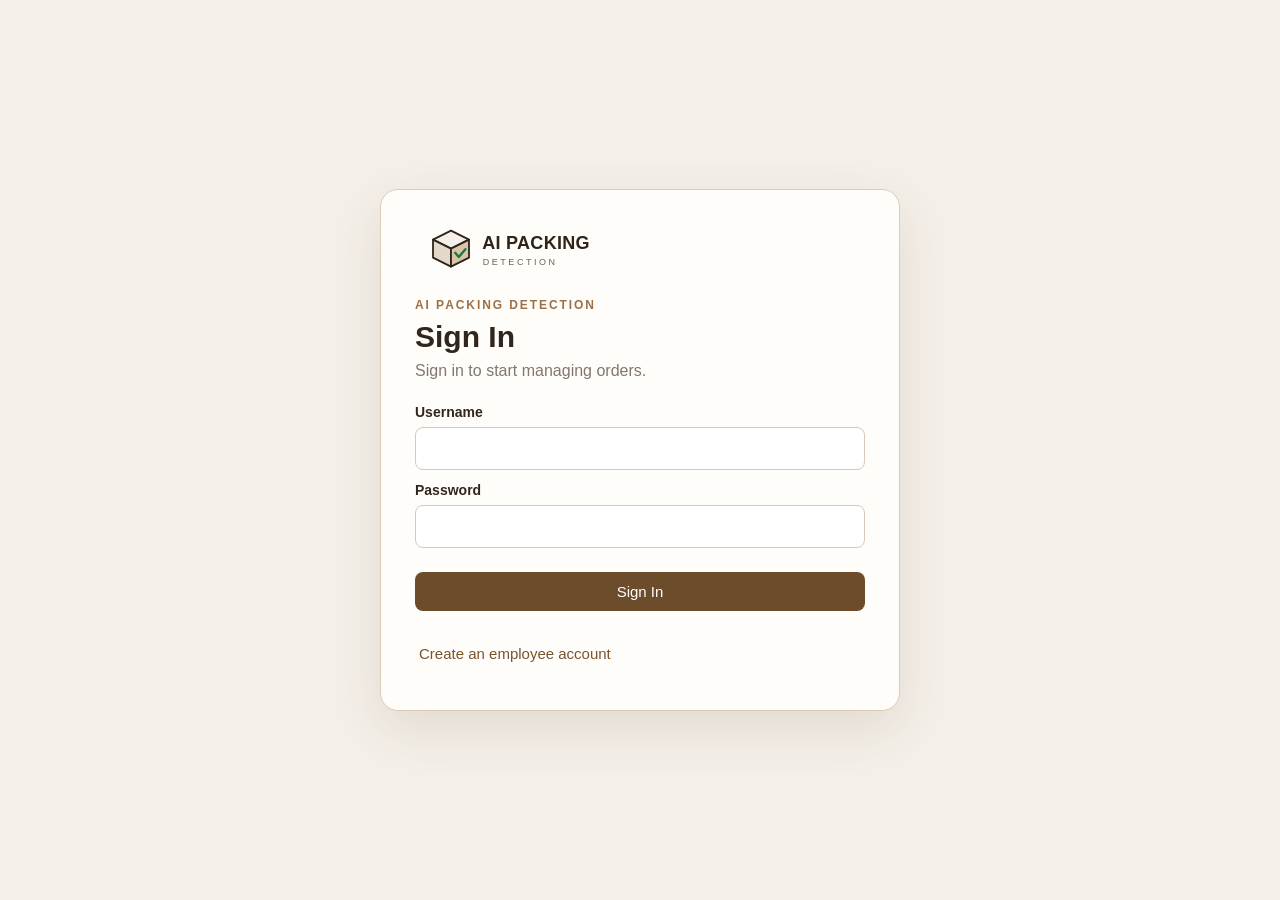
<file: frontend/index.html>
<!DOCTYPE html>
<html lang="en">
<head>
    <meta charset="UTF-8">
    <meta name="viewport" content="width=device-width, initial-scale=1.0">
    <title>AI Packing Detection</title>
    <link rel="stylesheet" href="css/style.css">
    <link rel="stylesheet" href="css/header.css">
    <link rel="stylesheet" href="css/layout.css">
    <link rel="stylesheet" href="css/button.css">
    <link rel="stylesheet" href="css/history.css">
</head>
<body>
    <main id="authView" class="auth-view">
        <section class="auth-card"><img src="assets/logo.svg" alt=""><p class="eyebrow">AI PACKING DETECTION</p><h1 id="authTitle">Sign In</h1><p class="muted" id="authSubtitle">Sign in to start managing orders.</p>
            <form id="loginForm"><label>Username<input name="username" required autocomplete="username"></label><label>Password<input name="password" type="password" required autocomplete="current-password"></label><button class="primary" type="submit">Sign In</button></form>
            <form id="registerForm" hidden><div class="form-grid"><label>Username<input name="username" required></label><label>Password<input name="password" type="password" minlength="4" required></label><label>Date of Birth<input name="dob" type="date" required></label><label>Email<input name="email" type="email" autocomplete="email" required></label><label>First Name<input name="first_name" required></label><label>Last Name<input name="last_name" required></label></div><button class="primary" type="submit">Register Employee</button></form>
            <p class="form-message" id="authMessage" aria-live="polite"></p><button class="text-button" id="registerToggle" type="button">Create an employee account</button><button class="text-button" id="loginToggle" type="button" hidden>Back to Sign In</button>
        </section>
    </main>
    <main id="adminView" class="admin-view" hidden><div class="admin-heading"><div><p class="eyebrow">ADMIN CONTROL CENTER</p><h1>Admin Dashboard</h1></div><button class="primary" data-logout>Sign Out</button></div><div id="adminContent"></div></main>
    <dialog id="editDialog" class="edit-dialog" aria-labelledby="editDialogTitle">
        <form id="editDialogForm">
            <div class="dialog-heading"><div><p class="eyebrow">ADMIN EDITOR</p><h2 id="editDialogTitle">Edit</h2></div><button type="button" class="dialog-close" id="closeEditDialog" aria-label="Close">×</button></div>
            <div id="editDialogBody"></div>
            <p id="editDialogMessage" class="form-message" aria-live="polite"></p>
            <div class="dialog-actions"><button type="button" id="cancelEditDialog">Cancel</button><button class="primary" type="submit">Save Changes</button></div>
        </form>
    </dialog>
    <header id="appHeader" hidden>
        <div class="logo"><img src="assets/logo.svg" alt="AI Packing Detection"></div>
        <button class="menu" id="menuButton" type="button" aria-expanded="false" aria-controls="menuPanel">☰</button>
        <nav class="menu-panel" id="menuPanel" aria-label="main menu" hidden>
            <a href="history.html">history</a>
            <button id="menuLogout" type="button">Sign Out</button>
        </nav>
    </header>

    <div id="homeView" class="home-view" hidden>
        <section class="toolbar">
            <select id="cameraSelect"><option>Select Camera</option></select>
            <button id="startBtn">START</button>
            <button id="resetBtn">RESET</button>
        </section>

        <section class="container">
            <div class="left-panel"><video id="video" autoplay playsinline></video></div>
            <div class="right-panel">
                <div class="card order-card">
                    <h3>Order</h3>
                    <ul id="orderList"></ul>
                    <ul id="unexpectedList" aria-live="polite"></ul>
                </div>
            </div>
        </section>
    </div>

    <main id="historyView" class="history-content" hidden>
        <div class="history-heading">
            <div>
                <h1>history</h1>
                <p>order packed</p>
            </div>
            <a class="back-link" href="index.html" aria-label="back to home">back</a>
        </div>
        <p class="history-message" id="historyMessage" aria-live="polite">loading...</p>
        <section class="history-list" id="historyList" aria-label="Completed orders"></section>
    </main>

    <script src="js/config.js?v=2"></script>
    <script src="js/camera.js?v=2"></script>
    <script src="js/order.js?v=2"></script>
    <script src="js/detector.js?v=2"></script>
    <script src="js/websocket.js?v=2"></script>
    <script src="js/app.js?v=2"></script>
    <script src="js/history.js?v=2"></script>
    <script src="js/navigation.js?v=2"></script>
    <script src="js/auth.js?v=5"></script>
</body>
</html>
</file>
<file: frontend/css/style.css>
*{

    margin:0;
    padding:0;
    box-sizing:border-box;

}

[hidden] {
    display: none !important;
}

body{

    background:#F4EFE8;

    font-family:Arial;
    height:100dvh;
    overflow:hidden;
    display:flex;
    flex-direction:column;

}

.auth-view,.admin-view{position:fixed;inset:0;z-index:30;overflow:auto;background:#F4EFE8;padding:40px 20px;font-family:Arial,sans-serif;color:#30261d}
.auth-view{display:grid;place-items:center}.auth-card{width:min(100%,520px);padding:34px;background:#fffdf9;border:1px solid #ddcbb5;border-radius:18px;box-shadow:0 18px 50px #513c241c}.auth-card>img{height:48px;margin-bottom:22px}.eyebrow{font-size:12px;letter-spacing:.16em;color:#9a7149;font-weight:700}.auth-card h1,.admin-heading h1{margin:8px 0;font-size:30px}.muted{color:#81776e;margin-bottom:24px}.auth-card label{display:flex;flex-direction:column;gap:7px;font-size:14px;font-weight:600;margin:12px 0}.auth-card input{width:100%;padding:12px;border:1px solid #d8c9b8;border-radius:8px;font-size:15px}.primary,.danger,.order-admin button{border:0;border-radius:8px;padding:11px 16px;cursor:pointer}.primary{background:#6d4c2c;color:white}.auth-card .primary{width:100%;margin-top:12px}.text-button{border:0;background:transparent;color:#78552f;padding:14px 4px;cursor:pointer}.form-message{min-height:20px;color:#a43628;font-size:14px}.form-grid{display:grid;grid-template-columns:1fr 1fr;gap:0 14px}.admin-view{position:relative;inset:auto;z-index:1;flex:1;padding:32px clamp(16px,4vw,56px);height:calc(100dvh - 72px)}.admin-heading{display:flex;justify-content:space-between;align-items:center;margin-bottom:24px}.stats{display:grid;grid-template-columns:repeat(3,1fr);gap:16px;margin-bottom:20px}.stats article,.admin-panel{background:#fffdf9;border:1px solid #e2d4c3;border-radius:12px;padding:18px}.stats b{display:block;font-size:30px;color:#684a2e}.stats span{color:#76695d}.admin-panel{margin-bottom:16px}.admin-panel h2{font-size:19px;margin-bottom:14px}.chart>div{display:flex;align-items:end;gap:16px;min-height:120px}.bar-wrap{display:flex;flex-direction:column;align-items:center;gap:5px}.bar-wrap i{display:block;width:25px;background:#b98c5b;border-radius:5px 5px 0 0}.bar-wrap small{font-size:11px}.table-wrap{overflow:auto}table{width:100%;border-collapse:collapse;font-size:14px}th,td{text-align:left;padding:10px;border-bottom:1px solid #eee3d8}.danger{background:#f5dfdc;color:#9e3228}.order-admin{display:flex;justify-content:space-between;align-items:center;padding:12px 0;border-top:1px solid #eee3d8}.order-admin p{margin-top:4px;color:#71675e}.order-admin button{margin-left:6px;background:#eee2d2;color:#45321e}#menuLogout{display:block;width:100%;padding:10px 12px;border:0;background:transparent;text-align:left;cursor:pointer}#menuLogout:hover{background:#EDE0D0}
@media(max-width:650px){.form-grid,.stats{grid-template-columns:1fr}.admin-view{height:auto}.order-admin{align-items:flex-start;gap:8px;flex-direction:column}.auth-view{padding:18px}.auth-card{padding:24px}}

.edit-dialog{width:min(620px,calc(100% - 28px));max-height:min(88dvh,780px);margin:auto;padding:0;border:1px solid #ddcbb5;border-radius:16px;background:#fffdf9;color:#30261d;box-shadow:0 24px 80px #21170f45}.edit-dialog::backdrop{background:#241b14a8;backdrop-filter:blur(3px)}.edit-dialog form{padding:24px}.dialog-heading{display:flex;justify-content:space-between;align-items:flex-start;margin-bottom:20px}.dialog-heading h2{margin-top:6px;font-size:24px}.dialog-close{border:0;background:transparent;font-size:28px;line-height:1;cursor:pointer;color:#6e6257}.dialog-current{margin:0 0 16px;color:#71675e}.dialog-fields{display:grid;grid-template-columns:1fr 1fr;gap:8px 14px}.dialog-fields label{display:flex;flex-direction:column;gap:6px;font-weight:600;font-size:14px}.dialog-fields input,.order-edit-row select,.edit-quantity{min-width:0;padding:10px;border:1px solid #d8c9b8;border-radius:7px;background:#fff;font:inherit}.dialog-actions{display:flex;justify-content:flex-end;gap:10px;margin-top:18px}.dialog-actions button,#addOrderItem,.remove-item,.quantity-control button{padding:10px 14px;border:1px solid #d7c6b2;border-radius:8px;background:#f5ede3;color:#443322;cursor:pointer}.dialog-actions .primary{border:0;background:#6d4c2c;color:white}.order-edit-row{display:grid;grid-template-columns:minmax(120px,1fr) 132px auto;align-items:center;gap:9px;margin:10px 0}.quantity-control{display:flex;align-items:center;gap:5px}.quantity-control button{width:34px;height:38px;padding:0;font-size:18px}.edit-quantity{width:54px;text-align:center;padding:8px}.remove-item{padding:9px 10px}.add-item{margin-top:10px}.edit-dialog .form-message{margin:10px 0 0}
@media(max-width:520px){.dialog-fields{grid-template-columns:1fr}.order-edit-row{grid-template-columns:minmax(90px,1fr) auto}.remove-item{grid-column:2;justify-self:end}.edit-dialog form{padding:18px}}
</file>
<file: frontend/css/header.css>
header{

    height:72px;
    flex:0 0 72px;

    background:#D9C4AA;

    display:flex;

    justify-content:space-between;

    align-items:center;

    padding:12px 16px;
    position:relative;

}

    .logo img{

    height:52px;

}

    .menu{

    font-size:30px;

    cursor:pointer;
    border:0;
    background:transparent;
    line-height:1;

}

.menu-panel{

    position:absolute;
    z-index:10;
    top:calc(100% - 4px);
    right:16px;
    min-width:170px;
    padding:8px;
    border:1px solid #9C8468;
    background:#FFFDF9;
    box-shadow:0 6px 16px rgba(0, 0, 0, .16);

}

.menu-panel a{

    display:block;
    padding:10px 12px;
    color:#2F2419;
    text-decoration:none;

}

.menu-panel a:hover,
.menu-panel a:focus-visible{

    background:#EDE0D0;

}
</file>
<file: frontend/css/layout.css>
.home-view {
    display: flex;
    min-height: 0;
    flex: 1;
    flex-direction: column;
}

.toolbar {
    display: flex;
    flex: 0 0 67px;
    align-items: center;
    gap: 16px;
    padding: 14px 20px;
}

.container {
    display: flex;
    min-height: 0;
    flex: 1;
    gap: 24px;
    padding: 0 20px 20px;
}

.left-panel {
    display: flex;
    width: 68%;
    justify-content: center;
}

.right-panel {
    display: flex;
    width: 32%;
    height: min(100%, 480px);
    flex-direction: column;
    gap: 15px;
}

video {
    width: 100%;
    height: min(100%, 480px);
    max-width: 850px;
    border: 2px solid gray;
    background: white;
    object-fit: cover;
}

.card {
    min-height: 0;
    flex: 1;
    overflow: hidden;
    padding: 15px;
    border: 1px solid gray;
    background: #E4D8CB;
    font-size: 23.5px;
}

.order-card {
    display: flex;
    flex-direction: column;
}

.card ul {
    margin-top: 10px;
    list-style: none;
}

.order-item.pending {
    color: #6B7280;
}

.order-item.complete {
    color: #15803D;
    font-weight: bold;
}

.order-status-icon {
    display: inline-block;
    width: 1.4em;
    margin-right: 6px;
    font-size: 1.1em;
    font-weight: bold;
    text-align: center;
}

.order-item.pending .order-status-icon {
    color: #B42318;
}

.order-item.complete .order-status-icon {
    color: #15803D;
}

#unexpectedList {
    margin-top: auto;
    color: #B42318;
    font-weight: bold;
}

@media (max-width: 700px) {
    body {
        height: auto;
        min-height: 100dvh;
        overflow: auto;
    }

    .toolbar {
        flex: none;
        flex-wrap: wrap;
        padding: 12px 16px;
    }

    .container {
        flex: none;
        height: auto;
        flex-direction: column;
        gap: 16px;
        padding: 0 16px 16px;
    }

    .left-panel,
    .right-panel {
        width: 100%;
        height: auto;
    }

    video {
        height: auto;
        max-width: none;
        aspect-ratio: 16 / 9;
    }
}
</file>
<file: frontend/css/button.css>
button{

    padding:12px 25px;

    cursor:pointer;

    font-size:15px;

}

    select{

    padding:10px;

    width:220px;

}
</file>
<file: frontend/css/history.css>
.history-page {
    height: auto;
    min-height: 100dvh;
    overflow: auto;
    display: block;
}

.history-content {
    width: min(960px, calc(100% - 32px));
    margin: 32px auto;
}

#historyView {
    min-height: 0;
    flex: 1;
    overflow: auto;
}

.history-heading {
    display: flex;
    align-items: center;
    justify-content: space-between;
    gap: 16px;
    margin-bottom: 20px;
}

.history-heading h1 { font-size: 1.65rem; }

.history-heading p,
.history-message { margin-top: 6px; color: #6B6257; }

.back-link {
    padding: 10px 14px;
    border: 1px solid #9C8468;
    color: #2F2419;
    text-decoration: none;
}

.history-list { display: grid; gap: 12px; }

.history-card {
    padding: 16px;
    border: 1px solid #B8A48E;
    background: #E4D8CB;
}

.history-card-header {
    display: flex;
    justify-content: space-between;
    gap: 12px;
}

.history-card time { color: #6B6257; font-size: .9rem; }

.history-card ul {
    display: flex;
    flex-wrap: wrap;
    gap: 8px 18px;
    margin-top: 12px;
    list-style: none;
}

.history-card li { color: #15803D; }

@media (max-width: 600px) {
    .history-content { width: min(100% - 24px, 960px); margin: 20px auto; }
    .history-heading,
    .history-card-header { align-items: flex-start; flex-direction: column; }
}
</file>
